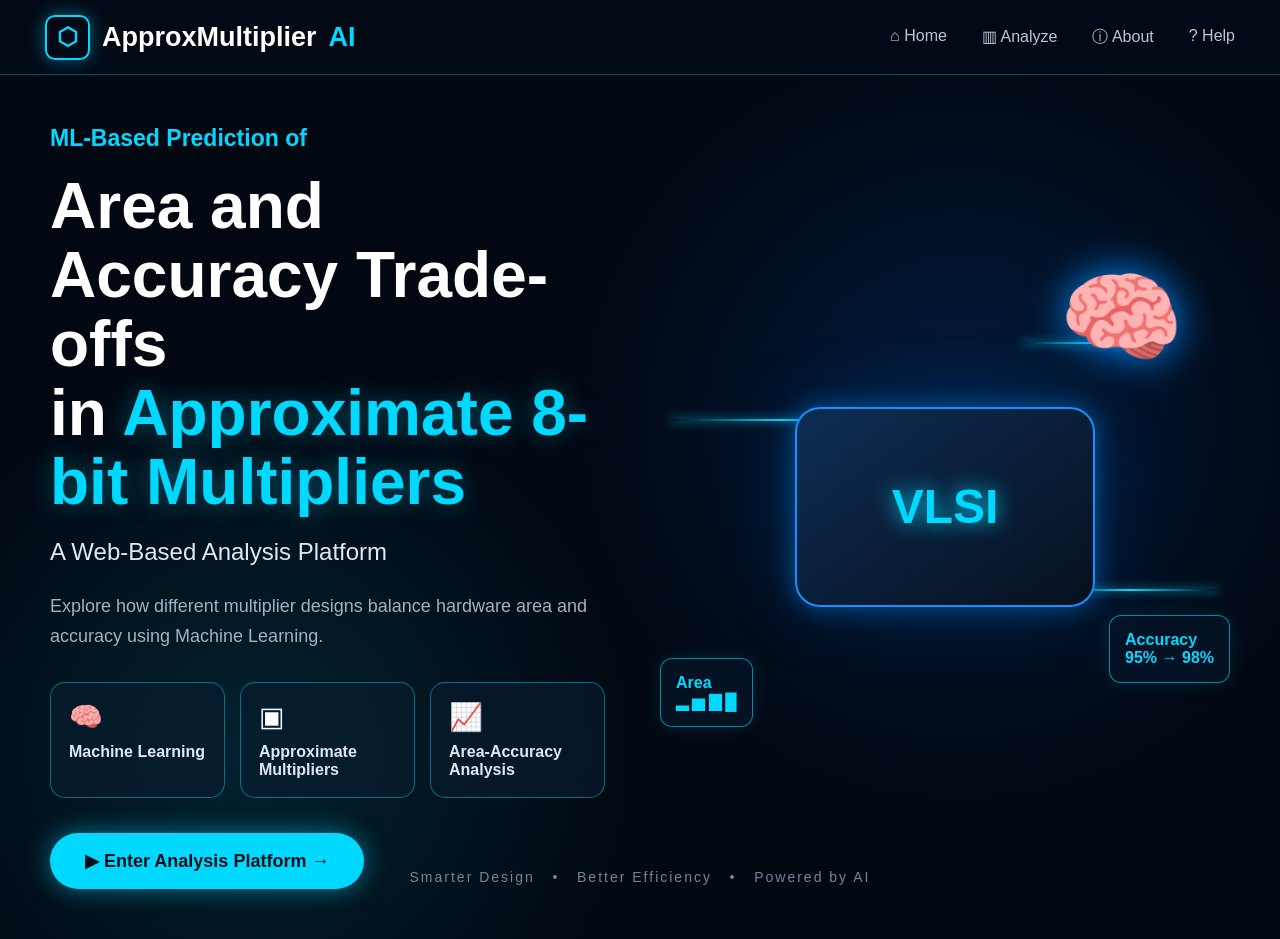
<file: templates/index.html>
<!DOCTYPE html>
<html lang="en">

<head>

    <meta charset="UTF-8">

    <meta name="viewport"
          content="width=device-width, initial-scale=1.0">

    <title>ApproxMultiplier AI</title>

    <style>

        * {
            box-sizing: border-box;
        }

        body {
            margin: 0;
            min-height: 100vh;

            font-family: Arial, sans-serif;

            color: white;

            background:
                radial-gradient(
                    circle at 75% 45%,
                    rgba(0, 110, 255, 0.18),
                    transparent 35%
                ),

                radial-gradient(
                    circle at 20% 80%,
                    rgba(0, 220, 255, 0.12),
                    transparent 30%
                ),

                #020812;

            overflow-x: hidden;
        }


        /* TOP NAVIGATION */

        .navbar {

            height: 75px;

            display: flex;

            align-items: center;

            justify-content: space-between;

            padding: 0 45px;

            border-bottom:
                1px solid rgba(0, 217, 255, 0.35);

            background:
                rgba(2, 10, 22, 0.85);

            backdrop-filter: blur(10px);

        }


        .logo {

            display: flex;

            align-items: center;

            gap: 12px;

            font-size: 27px;

            font-weight: bold;

        }


        .chip-icon {

            width: 45px;

            height: 45px;

            border: 2px solid #00d9ff;

            border-radius: 10px;

            display: flex;

            align-items: center;

            justify-content: center;

            color: #00d9ff;

            font-size: 24px;

            box-shadow:
                0 0 18px
                rgba(0, 217, 255, 0.45);

        }


        .logo span {

            color: #00d9ff;

        }


        .nav-links {

            display: flex;

            gap: 35px;

            color: #b8c7d9;

            font-size: 16px;

        }


        .nav-links div {

            transition: 0.3s;

        }


        .nav-links div:hover {

            color: #00d9ff;

        }


        /* HERO */

        .hero {

            min-height:
                calc(100vh - 75px);

            display: flex;

            align-items: center;

            justify-content: center;

            padding: 50px;

        }


        .hero-content {

            width: 100%;

            max-width: 1450px;

            display: grid;

            grid-template-columns:
                1fr 1fr;

            gap: 40px;

            align-items: center;

        }


        /* LEFT */

        .left {

            animation:
                slideLeft 1s ease;

        }


        @keyframes slideLeft {

            from {

                opacity: 0;

                transform:
                    translateX(-60px);

            }

            to {

                opacity: 1;

                transform:
                    translateX(0);

            }

        }


        .small-title {

            color: #00d9ff;

            font-size: 23px;

            font-weight: bold;

            margin-bottom: 20px;

        }


        .title {

            font-size: clamp(
                40px,
                5vw,
                68px
            );

            line-height: 1.08;

            margin: 0;

        }


        .title .blue {

            color: #00d9ff;

            text-shadow:
                0 0 25px
                rgba(0, 217, 255, 0.35);

        }


        .subtitle {

            font-size: 24px;

            margin-top: 20px;

            color: #e0e8f2;

        }


        .description {

            color: #9fb2c7;

            font-size: 18px;

            line-height: 1.7;

            max-width: 680px;

            margin-top: 25px;

        }


        /* FEATURE CARDS */

        .features {

            display: flex;

            gap: 15px;

            margin-top: 30px;

            flex-wrap: wrap;

        }


        .feature {

            width: 175px;

            min-height: 105px;

            padding: 18px;

            border:
                1px solid
                rgba(0, 217, 255, 0.45);

            border-radius: 15px;

            background:
                rgba(10, 28, 47, 0.65);

            transition: 0.3s;

        }


        .feature:hover {

            transform:
                translateY(-7px);

            border-color:
                #00d9ff;

            box-shadow:
                0 10px 30px
                rgba(0, 217, 255, 0.15);

        }


        .feature-icon {

            font-size: 27px;

            margin-bottom: 10px;

        }


        .feature-title {

            color: #dce8f4;

            font-weight: bold;

        }


        /* BUTTON */

        .enter-button {

            display: inline-flex;

            align-items: center;

            gap: 15px;

            margin-top: 35px;

            padding: 17px 35px;

            border-radius: 40px;

            text-decoration: none;

            font-size: 18px;

            font-weight: bold;

            color: #03101a;

            background:
                #00d9ff;

            box-shadow:
                0 0 25px
                rgba(0, 217, 255, 0.5);

            transition: 0.3s;

        }


        .enter-button:hover {

            transform:
                translateY(-5px)
                scale(1.03);

            box-shadow:
                0 0 40px
                rgba(0, 217, 255, 0.8);

        }


        /* RIGHT VISUAL */

        .visual {

            min-height: 550px;

            display: flex;

            align-items: center;

            justify-content: center;

            position: relative;

            animation:
                visualIn 1.2s ease;

        }


        @keyframes visualIn {

            from {

                opacity: 0;

                transform:
                    scale(0.8);

            }

            to {

                opacity: 1;

                transform:
                    scale(1);

            }

        }


        /* CHIP */

        .chip {

            width: 300px;

            height: 200px;

            border-radius: 25px;

            background:
                linear-gradient(
                    145deg,
                    #0e2d54,
                    #06101e
                );

            border:
                2px solid
                #168fff;

            box-shadow:

                0 0 25px
                rgba(0, 140, 255, 0.5),

                0 0 80px
                rgba(0, 140, 255, 0.18);

            display: flex;

            align-items: center;

            justify-content: center;

            position: relative;

            z-index: 3;

            animation:
                chipFloat 4s ease-in-out infinite;

        }


        @keyframes chipFloat {

            0%, 100% {

                transform:
                    translateY(0);

            }

            50% {

                transform:
                    translateY(-15px);

            }

        }


        .chip-text {

            font-size: 48px;

            font-weight: bold;

            color: #00d9ff;

            text-shadow:
                0 0 20px
                #00d9ff;

        }


        /* CIRCUIT LINES */

        .circuit {

            position: absolute;

            width: 100%;

            height: 100%;

            pointer-events: none;

        }


        .line {

            position: absolute;

            height: 2px;

            background:
                linear-gradient(
                    90deg,
                    transparent,
                    #00d9ff,
                    transparent
                );

            box-shadow:
                0 0 10px
                #00d9ff;

            animation:
                pulse 2s linear infinite;

        }


        @keyframes pulse {

            0% {

                opacity: 0.2;

            }

            50% {

                opacity: 1;

            }

            100% {

                opacity: 0.2;

            }

        }


        .line1 {

            width: 220px;

            top: 34%;

            left: 2%;

        }


        .line2 {

            width: 180px;

            top: 65%;

            right: 2%;

            animation-delay: 0.5s;

        }


        .line3 {

            width: 140px;

            top: 20%;

            right: 12%;

            animation-delay: 1s;

        }


        /* BRAIN */

        .brain {

            position: absolute;

            top: 5%;

            right: 8%;

            font-size: 100px;

            filter:
                drop-shadow(
                    0 0 20px
                    #008cff
                );

            animation:
                brainFloat 3s ease-in-out infinite;

        }


        @keyframes brainFloat {

            0%, 100% {

                transform:
                    translateY(0);

            }

            50% {

                transform:
                    translateY(-12px);

            }

        }


        /* GRAPH FLOATING BOXES */

        .graph-box {

            position: absolute;

            padding: 15px;

            border:
                1px solid
                rgba(0, 217, 255, 0.6);

            border-radius: 12px;

            background:
                rgba(5, 20, 38, 0.85);

            box-shadow:
                0 0 20px
                rgba(0, 217, 255, 0.12);

            color: #00d9ff;

            font-weight: bold;

        }


        .graph1 {

            left: 0;

            bottom: 10%;

        }


        .graph2 {

            right: 0;

            bottom: 18%;

        }


        /* FOOTER */

        .footer {

            position: absolute;

            bottom: 15px;

            width: 100%;

            text-align: center;

            color: #71869b;

            font-size: 14px;

            letter-spacing: 2px;

        }


        /* MOBILE */

        @media (max-width: 900px) {

            .hero {

                padding: 30px 20px 80px;

            }

            .hero-content {

                grid-template-columns: 1fr;

            }

            .visual {

                min-height: 420px;

            }

            .nav-links {

                display: none;

            }

            .navbar {

                padding: 0 20px;

            }

        }


        @media (max-width: 500px) {

            .chip {

                width: 220px;

                height: 150px;

            }

            .chip-text {

                font-size: 35px;

            }

            .brain {

                font-size: 65px;

            }

            .features {

                justify-content: center;

            }

        }

    </style>

</head>


<body>


<!-- NAVIGATION -->

<div class="navbar">


    <div class="logo">

        <div class="chip-icon">
            ⬡
        </div>

        ApproxMultiplier
        <span>AI</span>

    </div>


    <div class="nav-links">

        <div>⌂ Home</div>

        <div>▥ Analyze</div>

        <div>ⓘ About</div>

        <div>? Help</div>

    </div>


</div>



<!-- HERO -->

<section class="hero">


    <div class="hero-content">


        <!-- LEFT SIDE -->

        <div class="left">


            <div class="small-title">

                ML-Based Prediction of

            </div>


            <h1 class="title">

                Area and Accuracy
                Trade-offs

                <br>

                in

                <span class="blue">

                    Approximate 8-bit
                    Multipliers

                </span>

            </h1>


            <div class="subtitle">

                A Web-Based Analysis Platform

            </div>


            <div class="description">

                Explore how different multiplier
                designs balance hardware area and
                accuracy using Machine Learning.

            </div>


            <!-- FEATURES -->

            <div class="features">


                <div class="feature">

                    <div class="feature-icon">
                        🧠
                    </div>

                    <div class="feature-title">
                        Machine Learning
                    </div>

                </div>


                <div class="feature">

                    <div class="feature-icon">
                        ▣
                    </div>

                    <div class="feature-title">
                        Approximate Multipliers
                    </div>

                </div>


                <div class="feature">

                    <div class="feature-icon">
                        📈
                    </div>

                    <div class="feature-title">
                        Area-Accuracy Analysis
                    </div>

                </div>


            </div>


            <!-- ENTER BUTTON -->

            <a
                href="/dashboard"
                class="enter-button">

                ▶

                Enter Analysis Platform

                →

            </a>


        </div>



        <!-- RIGHT SIDE -->

        <div class="visual">


            <div class="circuit">

                <div class="line line1"></div>

                <div class="line line2"></div>

                <div class="line line3"></div>

            </div>


            <div class="brain">

                🧠

            </div>


            <div class="chip">

                <div class="chip-text">

                    VLSI

                </div>

            </div>


            <div class="graph-box graph1">

                Area

                <br>

                ▂ ▅ ▇ █

            </div>


            <div class="graph-box graph2">

                Accuracy

                <br>

                95% → 98%

            </div>


        </div>


    </div>


</section>


<div class="footer">

    Smarter Design
    &nbsp; • &nbsp;
    Better Efficiency
    &nbsp; • &nbsp;
    Powered by AI

</div>


</body>

</html>
</file>
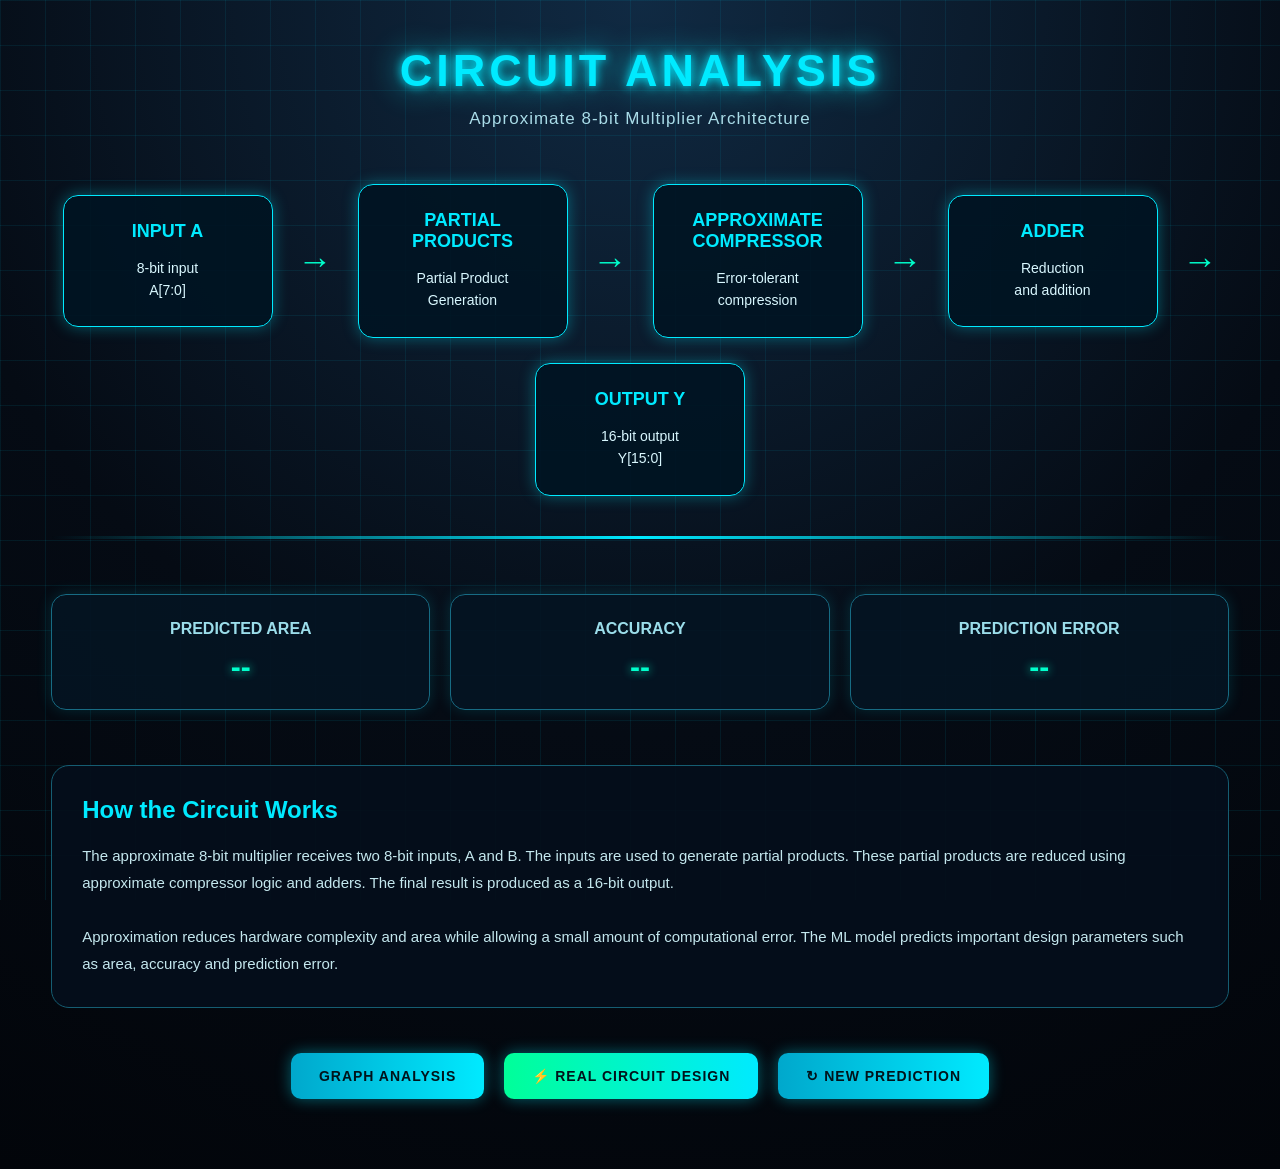
<file: templates/circuit.html>
<!DOCTYPE html>
<html lang="en">
<head>

    <meta charset="UTF-8">
    <meta name="viewport" content="width=device-width, initial-scale=1.0">

    <title>Circuit Analysis</title>

    <style>

        * {
            box-sizing: border-box;
            margin: 0;
            padding: 0;
        }

        body {

            min-height: 100vh;

            font-family:
                Arial,
                Helvetica,
                sans-serif;

            background:
                radial-gradient(
                    circle at top,
                    #102a43,
                    #050b14 55%,
                    #02050a
                );

            color: white;

            overflow-x: hidden;

        }


        /* =========================
           ANIMATED GRID
        ========================= */

        body::before {

            content: "";

            position: fixed;

            inset: 0;

            background-image:
                linear-gradient(
                    rgba(0, 220, 255, 0.08) 1px,
                    transparent 1px
                ),
                linear-gradient(
                    90deg,
                    rgba(0, 220, 255, 0.08) 1px,
                    transparent 1px
                );

            background-size: 45px 45px;

            animation:
                gridMove 12s linear infinite;

            pointer-events: none;

            z-index: -1;

        }


        @keyframes gridMove {

            from {
                transform: translateY(0);
            }

            to {
                transform: translateY(45px);
            }

        }


        /* =========================
           MAIN CONTAINER
        ========================= */

        .container {

            width: 92%;

            max-width: 1200px;

            margin: auto;

            padding: 45px 0 70px;

            text-align: center;

        }


        /* =========================
           TITLE
        ========================= */

        .title {

            font-size: 45px;

            font-weight: 800;

            letter-spacing: 4px;

            color: #00eaff;

            text-shadow:
                0 0 10px #00eaff,
                0 0 30px #00eaff;

            animation:
                titleGlow 2s infinite alternate;

        }


        @keyframes titleGlow {

            from {
                text-shadow:
                    0 0 10px #00eaff;
            }

            to {
                text-shadow:
                    0 0 20px #00eaff,
                    0 0 45px #00eaff;
            }

        }


        .subtitle {

            margin-top: 12px;

            color: #a9dce8;

            font-size: 17px;

            letter-spacing: 1px;

        }


        /* =========================
           CIRCUIT AREA
        ========================= */

        .circuit-area {

            margin-top: 55px;

            display: flex;

            justify-content: center;

            align-items: center;

            gap: 25px;

            flex-wrap: wrap;

        }


        .block {

            width: 210px;

            min-height: 130px;

            padding: 25px 15px;

            border: 1px solid #00eaff;

            border-radius: 15px;

            background:
                rgba(0, 20, 35, 0.9);

            box-shadow:
                0 0 15px rgba(0, 234, 255, 0.35);

            position: relative;

            transition:
                0.3s;

            animation:
                blockFloat 3s ease-in-out infinite;

        }


        .block:nth-child(2) {
            animation-delay: .3s;
        }

        .block:nth-child(3) {
            animation-delay: .6s;
        }

        .block:nth-child(4) {
            animation-delay: .9s;
        }

        .block:nth-child(5) {
            animation-delay: 1.2s;
        }


        @keyframes blockFloat {

            0%,
            100% {
                transform: translateY(0);
            }

            50% {
                transform: translateY(-8px);
            }

        }


        .block:hover {

            transform:
                scale(1.06);

            box-shadow:
                0 0 30px #00eaff;

        }


        .block h3 {

            color: #00eaff;

            margin-bottom: 15px;

            font-size: 18px;

        }


        .block p {

            color: #d9f8ff;

            font-size: 14px;

            line-height: 1.6;

        }


        .arrow {

            font-size: 35px;

            color: #00ffcc;

            animation:
                arrowPulse 1.5s infinite;

        }


        @keyframes arrowPulse {

            0%,
            100% {
                opacity: .4;
            }

            50% {
                opacity: 1;
            }

        }


        /* =========================
           SIGNAL LINES
        ========================= */

        .signal {

            height: 3px;

            width: 100%;

            margin-top: 40px;

            background:
                linear-gradient(
                    90deg,
                    transparent,
                    #00eaff,
                    transparent
                );

            animation:
                signalMove 2s linear infinite;

        }


        @keyframes signalMove {

            0% {
                transform: translateX(-100%);
            }

            100% {
                transform: translateX(100%);
            }

        }


        /* =========================
           METRIC CARDS
        ========================= */

        .metrics {

            display: grid;

            grid-template-columns:
                repeat(
                    3,
                    1fr
                );

            gap: 20px;

            margin-top: 55px;

        }


        .metric {

            padding: 25px;

            border-radius: 15px;

            background:
                rgba(5, 20, 35, .9);

            border:
                1px solid #176b83;

            box-shadow:
                0 0 15px
                rgba(
                    0,
                    234,
                    255,
                    .15
                );

        }


        .metric h4 {

            color: #9bddea;

            margin-bottom: 12px;

        }


        .metric-value {

            font-size: 30px;

            font-weight: bold;

            color: #00ffcc;

            text-shadow:
                0 0 10px #00ffcc;

        }


        /* =========================
           INFORMATION
        ========================= */

        .information {

            margin-top: 55px;

            padding: 30px;

            border-radius: 18px;

            background:
                rgba(5, 15, 28, .92);

            border:
                1px solid #155d72;

            text-align: left;

        }


        .information h2 {

            color: #00eaff;

            margin-bottom: 18px;

        }


        .information p {

            color: #c4e7ee;

            line-height: 1.8;

            font-size: 15px;

        }


        /* =========================
           BUTTONS
        ========================= */

        .buttons {

            margin-top: 45px;

            display: flex;

            justify-content: center;

            gap: 20px;

            flex-wrap: wrap;

        }


        button {

            padding:
                15px 28px;

            border: none;

            border-radius: 10px;

            background:
                linear-gradient(
                    90deg,
                    #00a8cc,
                    #00eaff
                );

            color: #00131b;

            font-size: 14px;

            font-weight: bold;

            cursor: pointer;

            letter-spacing: 1px;

            box-shadow:
                0 0 15px
                rgba(
                    0,
                    234,
                    255,
                    .4
                );

            transition:
                .3s;

        }


        button:hover {

            transform:
                translateY(-4px)
                scale(1.03);

            box-shadow:
                0 0 30px
                rgba(
                    0,
                    234,
                    255,
                    .8
                );

        }


        .real-button {

            background:
                linear-gradient(
                    90deg,
                    #00ff99,
                    #00eaff
                );

        }


        /* =========================
           RESPONSIVE
        ========================= */

        @media
        (max-width: 850px) {

            .title {

                font-size: 30px;

            }

            .metrics {

                grid-template-columns:
                    1fr;

            }

            .arrow {

                display: none;

            }

        }

    </style>

</head>


<body>


<div class="container">


    <!-- TITLE -->

    <h1 class="title">

        CIRCUIT ANALYSIS

    </h1>


    <p class="subtitle">

        Approximate 8-bit Multiplier Architecture

    </p>


    <!-- CIRCUIT FLOW -->

    <div class="circuit-area">


        <div class="block">

            <h3>INPUT A</h3>

            <p>

                8-bit input<br>

                A[7:0]

            </p>

        </div>


        <div class="arrow">

            →

        </div>


        <div class="block">

            <h3>PARTIAL PRODUCTS</h3>

            <p>

                Partial Product<br>

                Generation

            </p>

        </div>


        <div class="arrow">

            →

        </div>


        <div class="block">

            <h3>APPROXIMATE<br>COMPRESSOR</h3>

            <p>

                Error-tolerant<br>

                compression

            </p>

        </div>


        <div class="arrow">

            →

        </div>


        <div class="block">

            <h3>ADDER</h3>

            <p>

                Reduction<br>

                and addition

            </p>

        </div>


        <div class="arrow">

            →

        </div>


        <div class="block">

            <h3>OUTPUT Y</h3>

            <p>

                16-bit output<br>

                Y[15:0]

            </p>

        </div>


    </div>


    <!-- SIGNAL ANIMATION -->

    <div class="signal"></div>


    <!-- METRICS -->

    <div class="metrics">


        <div class="metric">

            <h4>

                PREDICTED AREA

            </h4>

            <div
                class="metric-value"
                id="area"
            >

                --

            </div>

        </div>


        <div class="metric">

            <h4>

                ACCURACY

            </h4>

            <div
                class="metric-value"
                id="accuracy"
            >

                --

            </div>

        </div>


        <div class="metric">

            <h4>

                PREDICTION ERROR

            </h4>

            <div
                class="metric-value"
                id="predictionError"
            >

                --

            </div>

        </div>


    </div>


    <!-- INFORMATION -->

    <div class="information">


        <h2>

            How the Circuit Works

        </h2>


        <p>

            The approximate 8-bit multiplier receives two
            8-bit inputs, A and B. The inputs are used to
            generate partial products. These partial
            products are reduced using approximate
            compressor logic and adders. The final
            result is produced as a 16-bit output.

            <br><br>

            Approximation reduces hardware complexity and
            area while allowing a small amount of
            computational error. The ML model predicts
            important design parameters such as area,
            accuracy and prediction error.

        </p>


    </div>


    <!-- BUTTONS -->

    <div class="buttons">


        <button
            onclick="viewGraphs()"
        >

            GRAPH ANALYSIS

        </button>


        <!-- NEW REAL CIRCUIT BUTTON -->

        <button
            class="real-button"
            onclick="viewRealCircuit()"
        >

            ⚡ REAL CIRCUIT DESIGN

        </button>


        <button
            onclick="newPrediction()"
        >

            ↻ NEW PREDICTION

        </button>


    </div>


</div>



<script>


/* =========================
   LOAD PREDICTION DATA
========================= */


const savedData =
    sessionStorage.getItem(
        "predictionData"
    );


if (savedData) {


    const data =
        JSON.parse(savedData);


    document.getElementById(
        "area"
    ).textContent =
        data.area;


    document.getElementById(
        "accuracy"
    ).textContent =
        data.accuracy + "%";


    document.getElementById(
        "predictionError"
    ).textContent =
        data.prediction_error + "%";


}



/* =========================
   GRAPH PAGE
========================= */


function viewGraphs() {

    window.location.href =
        "/graphs";

}



/* =========================
   REAL CIRCUIT DESIGN
========================= */


function viewRealCircuit() {

    window.location.href =
        "/real-circuit";

}



/* =========================
   NEW PREDICTION
========================= */


function newPrediction() {

    sessionStorage.removeItem(
        "predictionData"
    );

    window.location.href =
        "/dashboard";

}


</script>


</body>

</html>
</file>
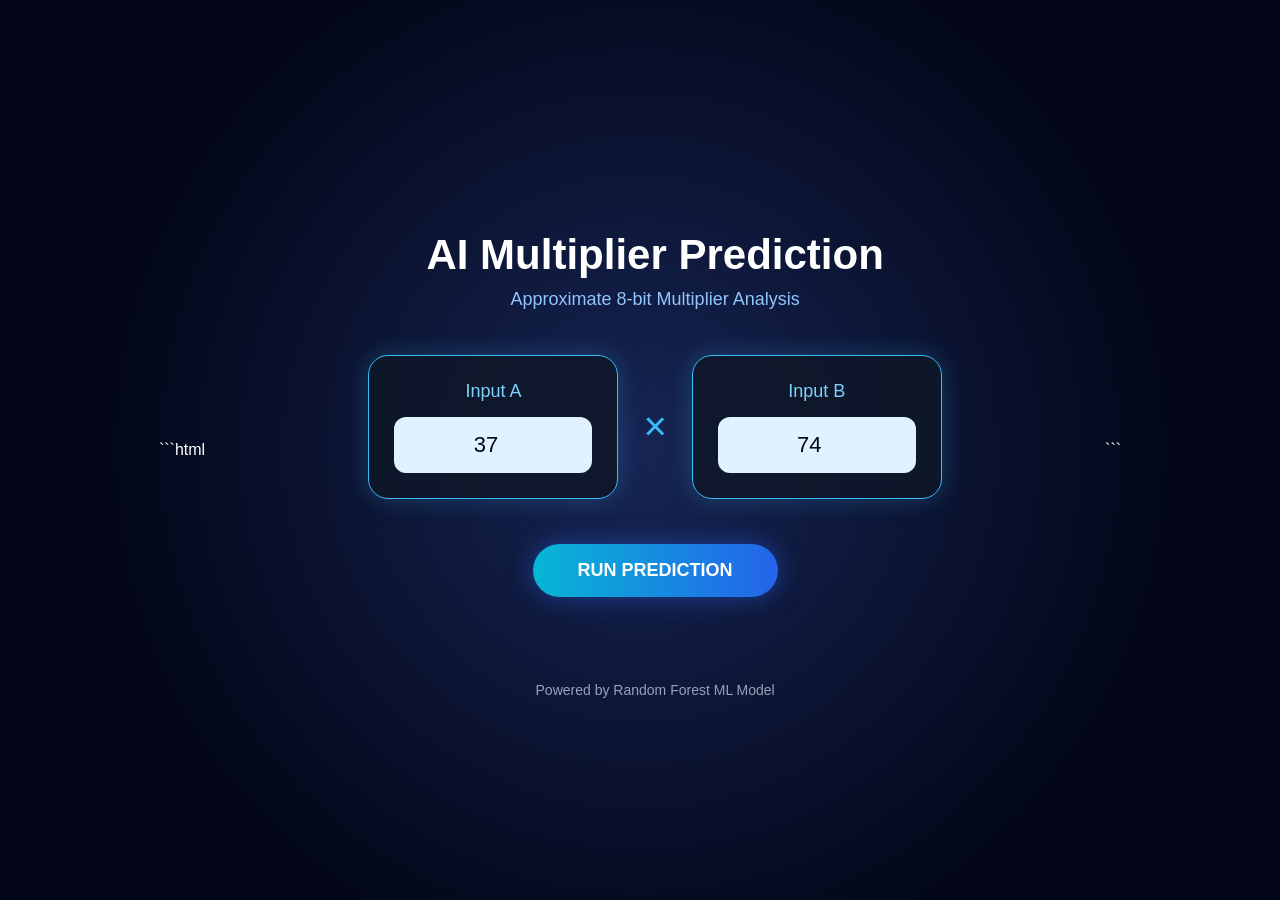
<file: templates/dashboard.html>
```html
<!DOCTYPE html>
<html>

<head>

    <title>AI Multiplier Prediction</title>

    <style>

        * {
            box-sizing: border-box;
        }

        body {

            margin: 0;

            min-height: 100vh;

            font-family: Arial, sans-serif;

            background:
                radial-gradient(
                    circle at center,
                    #172554,
                    #020617 70%
                );

            color: white;

            display: flex;

            justify-content: center;

            align-items: center;

            overflow: hidden;
        }


        .container {

            width: 90%;

            max-width: 900px;

            text-align: center;

            animation: appear 1s ease;
        }


        @keyframes appear {

            from {

                opacity: 0;

                transform: translateY(30px);
            }

            to {

                opacity: 1;

                transform: translateY(0);
            }
        }


        h1 {

            font-size: 42px;

            margin-bottom: 10px;
        }


        .subtitle {

            color: #93c5fd;

            margin-bottom: 45px;

            font-size: 18px;
        }


        .inputs {

            display: flex;

            justify-content: center;

            align-items: center;

            gap: 25px;
        }


        .input-box {

            background:
                rgba(15, 23, 42, 0.9);

            border:
                1px solid #38bdf8;

            border-radius: 20px;

            padding: 25px;

            width: 250px;

            box-shadow:
                0 0 25px
                rgba(56, 189, 248, 0.25);
        }


        .input-box label {

            display: block;

            font-size: 18px;

            margin-bottom: 15px;

            color: #7dd3fc;
        }


        input {

            width: 100%;

            padding: 15px;

            border-radius: 12px;

            border: none;

            outline: none;

            text-align: center;

            font-size: 22px;

            background: #e0f2fe;

            color: #020617;
        }


        .multiply {

            font-size: 40px;

            color: #38bdf8;

            animation: pulse 1.5s infinite;
        }


        @keyframes pulse {

            50% {

                transform: scale(1.2);

                text-shadow:
                    0 0 20px #38bdf8;
            }
        }


        button {

            margin-top: 45px;

            padding: 16px 45px;

            border: none;

            border-radius: 30px;

            background:
                linear-gradient(
                    90deg,
                    #06b6d4,
                    #2563eb
                );

            color: white;

            font-size: 18px;

            font-weight: bold;

            cursor: pointer;

            box-shadow:
                0 0 25px
                rgba(37, 99, 235, 0.5);

            transition: 0.3s;
        }


        button:hover {

            transform: scale(1.06);

            box-shadow:
                0 0 40px
                rgba(56, 189, 248, 0.8);
        }


        #status {

            margin-top: 25px;

            min-height: 25px;

            color: #7dd3fc;

            font-size: 16px;
        }


        .engine {

            margin-top: 35px;

            color: #94a3b8;

            font-size: 14px;
        }


        @media(max-width: 700px) {

            .inputs {

                flex-direction: column;
            }


            .multiply {

                transform: rotate(90deg);
            }


            h1 {

                font-size: 30px;
            }

        }

    </style>

</head>


<body>


<div class="container">


    <h1>
        AI Multiplier Prediction
    </h1>


    <div class="subtitle">

        Approximate 8-bit Multiplier Analysis

    </div>


    <div class="inputs">


        <div class="input-box">

            <label>
                Input A
            </label>

            <input
                id="inputA"
                type="number"
                min="0"
                max="255"
                value="37"
            >

        </div>


        <div class="multiply">
            ×
        </div>


        <div class="input-box">

            <label>
                Input B
            </label>

            <input
                id="inputB"
                type="number"
                min="0"
                max="255"
                value="74"
            >

        </div>


    </div>


    <button onclick="runPrediction()">

        RUN PREDICTION

    </button>


    <div id="status"></div>


    <div class="engine">

        Powered by Random Forest ML Model

    </div>


</div>


<script>


async function runPrediction() {


    const A =
        Number(
            document.getElementById("inputA").value
        );


    const B =
        Number(
            document.getElementById("inputB").value
        );


    const status =
        document.getElementById("status");


    // Check input
    if (
        isNaN(A) ||
        isNaN(B)
    ) {

        status.innerHTML =
            "Please enter both values.";

        return;
    }


    // Check 8-bit range
    if (
        A < 0 ||
        A > 255 ||
        B < 0 ||
        B > 255
    ) {

        status.innerHTML =
            "Please enter values between 0 and 255.";

        return;
    }


    status.innerHTML =
        "Running ML prediction...";


    try {


        const response =
            await fetch(
                "/predict",
                {

                    method: "POST",

                    headers: {

                        "Content-Type":
                            "application/json"

                    },

                    body:
                        JSON.stringify({

                            A: A,

                            B: B

                        })

                }
            );


        const data =
            await response.json();


        console.log(
            "Prediction received:",
            data
        );


        // Check ONLY system error
        if (
            !response.ok ||
            data.system_error
        ) {

            throw new Error(
                data.system_error ||
                "Prediction failed"
            );
        }


        // Save result
        sessionStorage.setItem(
            "predictionData",
            JSON.stringify(data)
        );


        status.innerHTML =
            "Prediction complete!";


        // Open result page
        setTimeout(
            function() {

                window.location.href =
                    "/result";

            },
            300
        );


    }

    catch(error) {


        console.error(error);


        status.innerHTML =
            "Prediction failed: " +
            error.message;

    }

}


</script>


</body>

</html>
```
</file>
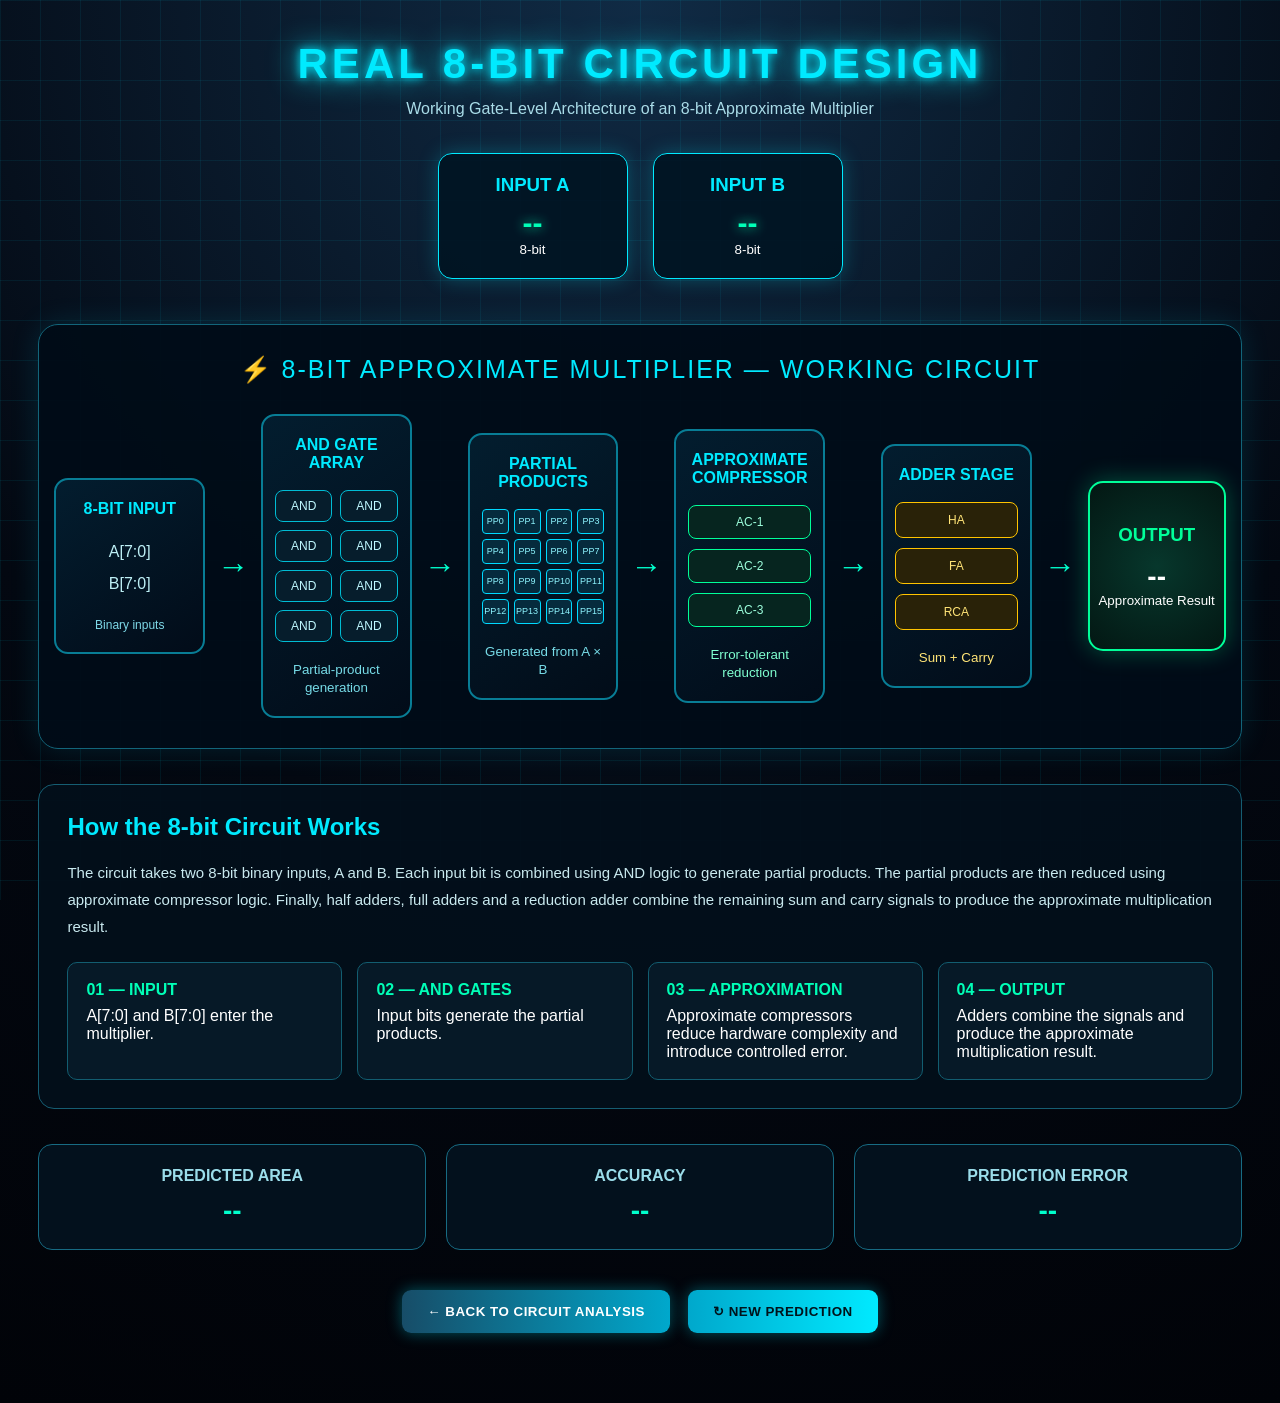
<file: templates/real_circuit.html>
<!DOCTYPE html>
<html lang="en">

<head>

<meta charset="UTF-8">
<meta name="viewport" content="width=device-width, initial-scale=1.0">

<title>Real 8-bit Circuit Design</title>

<style>

*{
    box-sizing:border-box;
    margin:0;
    padding:0;
}

body{

    min-height:100vh;

    font-family:Arial,Helvetica,sans-serif;

    color:white;

    background:
        radial-gradient(
            circle at top,
            #102b45,
            #030811 55%,
            #010308
        );

    overflow-x:hidden;
}


/* =========================
   ANIMATED GRID
========================= */

body::before{

    content:"";

    position:fixed;

    inset:0;

    background-image:
        linear-gradient(
            rgba(0,230,255,.07) 1px,
            transparent 1px
        ),
        linear-gradient(
            90deg,
            rgba(0,230,255,.07) 1px,
            transparent 1px
        );

    background-size:40px 40px;

    animation:gridMove 12s linear infinite;

    z-index:-2;
}

@keyframes gridMove{

    from{
        transform:translateY(0);
    }

    to{
        transform:translateY(40px);
    }

}


/* =========================
   MAIN
========================= */

.container{

    width:94%;

    max-width:1250px;

    margin:auto;

    padding:40px 0 70px;

    text-align:center;
}


/* =========================
   TITLE
========================= */

.title{

    font-size:42px;

    letter-spacing:4px;

    color:#00eaff;

    text-shadow:
        0 0 10px #00eaff,
        0 0 30px #00eaff;

    animation:titleGlow 2s infinite alternate;
}

@keyframes titleGlow{

    from{
        text-shadow:0 0 10px #00eaff;
    }

    to{
        text-shadow:
            0 0 20px #00eaff,
            0 0 45px #00eaff;
    }

}

.subtitle{

    margin-top:12px;

    color:#a9dce8;

    font-size:16px;
}


/* =========================
   INPUT DISPLAY
========================= */

.inputs{

    margin-top:35px;

    display:flex;

    justify-content:center;

    gap:25px;

    flex-wrap:wrap;
}

.input-box{

    min-width:190px;

    padding:20px;

    border:1px solid #00eaff;

    border-radius:14px;

    background:rgba(0,20,35,.9);

    box-shadow:
        0 0 20px rgba(0,234,255,.25);
}

.input-box h3{

    color:#00eaff;

    margin-bottom:10px;
}

.input-value{

    font-size:30px;

    font-weight:bold;

    color:#00ffb7;

    text-shadow:
        0 0 12px #00ffb7;
}


/* =========================
   WORKING CIRCUIT
========================= */

.circuit-wrapper{

    margin-top:45px;

    padding:30px 15px;

    border:1px solid #12657a;

    border-radius:20px;

    background:
        rgba(1,12,24,.94);

    box-shadow:
        0 0 30px rgba(0,220,255,.12);

    overflow-x:auto;
}

.circuit-title{

    color:#00eaff;

    font-size:25px;

    margin-bottom:30px;

    letter-spacing:2px;
}


/* =========================
   CIRCUIT FLOW
========================= */

.flow{

    display:flex;

    align-items:center;

    justify-content:center;

    gap:12px;

    min-width:1050px;
}


/* =========================
   CIRCUIT BLOCK
========================= */

.stage{

    width:180px;

    min-height:170px;

    padding:20px 12px;

    border:2px solid #087d95;

    border-radius:14px;

    background:
        linear-gradient(
            145deg,
            rgba(3,30,48,.95),
            rgba(2,12,25,.95)
        );

    position:relative;

    transition:.3s;

}

.stage:hover{

    border-color:#00eaff;

    box-shadow:
        0 0 25px #00eaff;

    transform:translateY(-5px);
}


.stage h3{

    color:#00eaff;

    font-size:16px;

    margin-bottom:18px;
}


/* =========================
   AND GATES
========================= */

.gates{

    display:grid;

    grid-template-columns:repeat(2,1fr);

    gap:8px;

}

.gate{

    padding:8px 4px;

    border:1px solid #00bcd4;

    border-radius:8px;

    background:#061d2c;

    font-size:12px;

    color:#bff8ff;

    position:relative;

    overflow:hidden;
}


/* moving signal */

.gate::after{

    content:"";

    position:absolute;

    width:25px;

    height:3px;

    background:#00ffb7;

    box-shadow:
        0 0 10px #00ffb7;

    left:-30px;

    top:50%;

    animation:
        signal 2s linear infinite;

}

.gate:nth-child(2)::after{
    animation-delay:.2s;
}

.gate:nth-child(3)::after{
    animation-delay:.4s;
}

.gate:nth-child(4)::after{
    animation-delay:.6s;
}

@keyframes signal{

    0%{
        left:-30px;
    }

    100%{
        left:110%;
    }

}


/* =========================
   PARTIAL PRODUCTS
========================= */

.pp-grid{

    display:grid;

    grid-template-columns:
        repeat(4,1fr);

    gap:5px;

}

.pp{

    height:25px;

    border:1px solid #00d9ff;

    border-radius:4px;

    background:#062b3d;

    font-size:9px;

    display:flex;

    justify-content:center;

    align-items:center;

    color:#8ff5ff;

    animation:ppPulse 2s infinite;
}

.pp:nth-child(2){
    animation-delay:.1s;
}

.pp:nth-child(3){
    animation-delay:.2s;
}

.pp:nth-child(4){
    animation-delay:.3s;
}

.pp:nth-child(5){
    animation-delay:.4s;
}

.pp:nth-child(6){
    animation-delay:.5s;
}

.pp:nth-child(7){
    animation-delay:.6s;
}

.pp:nth-child(8){
    animation-delay:.7s;
}

@keyframes ppPulse{

    0%,100%{
        opacity:.5;
    }

    50%{
        opacity:1;

        box-shadow:
            0 0 8px #00eaff;
    }

}


/* =========================
   COMPRESSOR
========================= */

.compressor{

    display:flex;

    flex-direction:column;

    gap:10px;
}

.comp{

    padding:9px;

    border:1px solid #00ff99;

    border-radius:8px;

    background:#06251f;

    color:#9dffdd;

    font-size:12px;

    animation:
        compressorPulse 1.8s infinite;
}

.comp:nth-child(2){
    animation-delay:.4s;
}

.comp:nth-child(3){
    animation-delay:.8s;
}

@keyframes compressorPulse{

    0%,100%{
        box-shadow:none;
    }

    50%{
        box-shadow:
            0 0 15px #00ff99;
    }

}


/* =========================
   ADDERS
========================= */

.adders{

    display:flex;

    flex-direction:column;

    gap:10px;
}

.adder{

    padding:10px;

    border:1px solid #ffc400;

    border-radius:8px;

    background:#292208;

    color:#ffe477;

    font-size:12px;

    animation:
        adderPulse 2s infinite;
}

.adder:nth-child(2){
    animation-delay:.5s;
}

.adder:nth-child(3){
    animation-delay:1s;
}

@keyframes adderPulse{

    0%,100%{
        opacity:.65;
    }

    50%{
        opacity:1;

        box-shadow:
            0 0 15px #ffc400;
    }

}


/* =========================
   OUTPUT
========================= */

.output{

    width:170px;

    min-height:170px;

    border:2px solid #00ff99;

    border-radius:15px;

    background:
        radial-gradient(
            circle,
            #07372c,
            #031713
        );

    display:flex;

    flex-direction:column;

    justify-content:center;

    align-items:center;

    box-shadow:
        0 0 25px rgba(0,255,153,.3);

    animation:outputPulse 2s infinite;
}

@keyframes outputPulse{

    0%,100%{
        box-shadow:
            0 0 15px rgba(0,255,153,.2);
    }

    50%{
        box-shadow:
            0 0 35px rgba(0,255,153,.65);
    }

}

.output h3{

    color:#00ff99;

    margin-bottom:15px;
}

.output-value{

    font-size:28px;

    font-weight:bold;

    color:#ffffff;
}


/* =========================
   ARROWS
========================= */

.arrow{

    color:#00ffcc;

    font-size:32px;

    font-weight:bold;

    animation:arrowPulse 1.2s infinite;
}

@keyframes arrowPulse{

    0%,100%{
        opacity:.3;
    }

    50%{
        opacity:1;

        text-shadow:
            0 0 15px #00ffcc;
    }

}


/* =========================
   WORKING EXPLANATION
========================= */

.explanation{

    margin-top:35px;

    text-align:left;

    padding:28px;

    border-radius:16px;

    border:1px solid #155d72;

    background:
        rgba(3,15,27,.94);
}

.explanation h2{

    color:#00eaff;

    margin-bottom:18px;
}

.explanation p{

    color:#c9e9ef;

    line-height:1.8;

    font-size:15px;
}

.steps{

    margin-top:22px;

    display:grid;

    grid-template-columns:
        repeat(4,1fr);

    gap:15px;
}

.step{

    padding:18px;

    border-radius:10px;

    background:#061927;

    border:1px solid #125d70;
}

.step strong{

    color:#00ffb7;

    display:block;

    margin-bottom:8px;
}


/* =========================
   METRICS
========================= */

.metrics{

    margin-top:35px;

    display:grid;

    grid-template-columns:
        repeat(3,1fr);

    gap:20px;
}

.metric{

    padding:22px;

    border-radius:14px;

    background:
        rgba(4,19,32,.9);

    border:1px solid #176b83;
}

.metric h4{

    color:#9bddea;

    margin-bottom:10px;
}

.metric-value{

    font-size:28px;

    font-weight:bold;

    color:#00ffcc;
}


/* =========================
   BUTTONS
========================= */

.buttons{

    margin-top:40px;

    display:flex;

    justify-content:center;

    gap:18px;

    flex-wrap:wrap;
}

button{

    padding:14px 25px;

    border:none;

    border-radius:9px;

    cursor:pointer;

    font-weight:bold;

    letter-spacing:.5px;

    background:
        linear-gradient(
            90deg,
            #00a8cc,
            #00eaff
        );

    color:#00131b;

    box-shadow:
        0 0 15px rgba(0,234,255,.35);

    transition:.3s;
}

button:hover{

    transform:
        translateY(-4px);

    box-shadow:
        0 0 28px rgba(0,234,255,.8);
}

.back{

    background:
        linear-gradient(
            90deg,
            #174d68,
            #00a8cc
        );

    color:white;
}


/* =========================
   RESPONSIVE
========================= */

@media(max-width:800px){

    .title{
        font-size:28px;
    }

    .metrics{
        grid-template-columns:1fr;
    }

    .steps{
        grid-template-columns:1fr;
    }

}

</style>

</head>


<body>


<div class="container">


    <!-- TITLE -->

    <h1 class="title">
        REAL 8-BIT CIRCUIT DESIGN
    </h1>

    <p class="subtitle">
        Working Gate-Level Architecture of an 8-bit Approximate Multiplier
    </p>


    <!-- INPUTS -->

    <div class="inputs">

        <div class="input-box">

            <h3>INPUT A</h3>

            <div
                class="input-value"
                id="inputA">
                --
            </div>

            <small>
                8-bit
            </small>

        </div>


        <div class="input-box">

            <h3>INPUT B</h3>

            <div
                class="input-value"
                id="inputB">
                --
            </div>

            <small>
                8-bit
            </small>

        </div>

    </div>


    <!-- WORKING CIRCUIT -->

    <div class="circuit-wrapper">

        <div class="circuit-title">

            ⚡ 8-BIT APPROXIMATE MULTIPLIER — WORKING CIRCUIT

        </div>


        <div class="flow">


            <!-- INPUT -->

            <div class="stage">

                <h3>
                    8-BIT INPUT
                </h3>

                <p style="color:#bdeff5;line-height:2;">

                    A[7:0]<br>
                    B[7:0]

                </p>

                <br>

                <p style="font-size:12px;color:#7ed9e8;">

                    Binary inputs

                </p>

            </div>


            <div class="arrow">
                →
            </div>


            <!-- AND ARRAY -->

            <div class="stage">

                <h3>
                    AND GATE ARRAY
                </h3>

                <div class="gates">

                    <div class="gate">AND</div>
                    <div class="gate">AND</div>
                    <div class="gate">AND</div>
                    <div class="gate">AND</div>
                    <div class="gate">AND</div>
                    <div class="gate">AND</div>
                    <div class="gate">AND</div>
                    <div class="gate">AND</div>

                </div>

                <br>

                <small style="color:#77dce8;">
                    Partial-product generation
                </small>

            </div>


            <div class="arrow">
                →
            </div>


            <!-- PARTIAL PRODUCTS -->

            <div class="stage">

                <h3>
                    PARTIAL PRODUCTS
                </h3>

                <div class="pp-grid">

                    <div class="pp">PP0</div>
                    <div class="pp">PP1</div>
                    <div class="pp">PP2</div>
                    <div class="pp">PP3</div>

                    <div class="pp">PP4</div>
                    <div class="pp">PP5</div>
                    <div class="pp">PP6</div>
                    <div class="pp">PP7</div>

                    <div class="pp">PP8</div>
                    <div class="pp">PP9</div>
                    <div class="pp">PP10</div>
                    <div class="pp">PP11</div>

                    <div class="pp">PP12</div>
                    <div class="pp">PP13</div>
                    <div class="pp">PP14</div>
                    <div class="pp">PP15</div>

                </div>

                <br>

                <small style="color:#77dce8;">
                    Generated from A × B
                </small>

            </div>


            <div class="arrow">
                →
            </div>


            <!-- APPROXIMATE COMPRESSOR -->

            <div class="stage">

                <h3>
                    APPROXIMATE
                    COMPRESSOR
                </h3>

                <div class="compressor">

                    <div class="comp">
                        AC-1
                    </div>

                    <div class="comp">
                        AC-2
                    </div>

                    <div class="comp">
                        AC-3
                    </div>

                </div>

                <br>

                <small style="color:#7fffd0;">
                    Error-tolerant reduction
                </small>

            </div>


            <div class="arrow">
                →
            </div>


            <!-- ADDERS -->

            <div class="stage">

                <h3>
                    ADDER STAGE
                </h3>

                <div class="adders">

                    <div class="adder">
                        HA
                    </div>

                    <div class="adder">
                        FA
                    </div>

                    <div class="adder">
                        RCA
                    </div>

                </div>

                <br>

                <small style="color:#ffe477;">
                    Sum + Carry
                </small>

            </div>


            <div class="arrow">
                →
            </div>


            <!-- OUTPUT -->

            <div class="output">

                <h3>
                    OUTPUT
                </h3>

                <div
                    class="output-value"
                    id="output">
                    --
                </div>

                <small>
                    Approximate Result
                </small>

            </div>


        </div>

    </div>


    <!-- HOW IT WORKS -->

    <div class="explanation">

        <h2>
            How the 8-bit Circuit Works
        </h2>

        <p>

            The circuit takes two 8-bit binary inputs,
            A and B. Each input bit is combined using
            AND logic to generate partial products.
            The partial products are then reduced using
            approximate compressor logic. Finally,
            half adders, full adders and a reduction
            adder combine the remaining sum and carry
            signals to produce the approximate
            multiplication result.

        </p>


        <div class="steps">


            <div class="step">

                <strong>
                    01 — INPUT
                </strong>

                A[7:0] and B[7:0] enter the multiplier.

            </div>


            <div class="step">

                <strong>
                    02 — AND GATES
                </strong>

                Input bits generate the partial products.

            </div>


            <div class="step">

                <strong>
                    03 — APPROXIMATION
                </strong>

                Approximate compressors reduce hardware
                complexity and introduce controlled error.

            </div>


            <div class="step">

                <strong>
                    04 — OUTPUT
                </strong>

                Adders combine the signals and produce
                the approximate multiplication result.

            </div>


        </div>

    </div>


    <!-- ML METRICS -->

    <div class="metrics">


        <div class="metric">

            <h4>
                PREDICTED AREA
            </h4>

            <div
                class="metric-value"
                id="area">
                --
            </div>

        </div>


        <div class="metric">

            <h4>
                ACCURACY
            </h4>

            <div
                class="metric-value"
                id="accuracy">
                --
            </div>

        </div>


        <div class="metric">

            <h4>
                PREDICTION ERROR
            </h4>

            <div
                class="metric-value"
                id="predictionError">
                --
            </div>

        </div>


    </div>


    <!-- BUTTONS -->

    <div class="buttons">


        <button
            class="back"
            onclick="backToCircuit()">

            ← BACK TO CIRCUIT ANALYSIS

        </button>


        <button
            onclick="newPrediction()">

            ↻ NEW PREDICTION

        </button>


    </div>


</div>


<script>


/* =========================
   GET PREDICTION DATA
========================= */

const savedData =
    sessionStorage.getItem(
        "predictionData"
    );


if(savedData){

    const data =
        JSON.parse(savedData);


    document.getElementById(
        "inputA"
    ).textContent =
        data.A;


    document.getElementById(
        "inputB"
    ).textContent =
        data.B;


    document.getElementById(
        "output"
    ).textContent =
        data.Y;


    document.getElementById(
        "area"
    ).textContent =
        data.area;


    document.getElementById(
        "accuracy"
    ).textContent =
        data.accuracy + "%";


    document.getElementById(
        "predictionError"
    ).textContent =
        data.prediction_error + "%";

}


/* =========================
   BACK TO CIRCUIT
========================= */

function backToCircuit(){

    window.location.href =
        "/circuit";

}


/* =========================
   NEW PREDICTION
========================= */

function newPrediction(){

    sessionStorage.removeItem(
        "predictionData"
    );

    window.location.href =
        "/dashboard";

}


</script>


</body>

</html>
</file>
